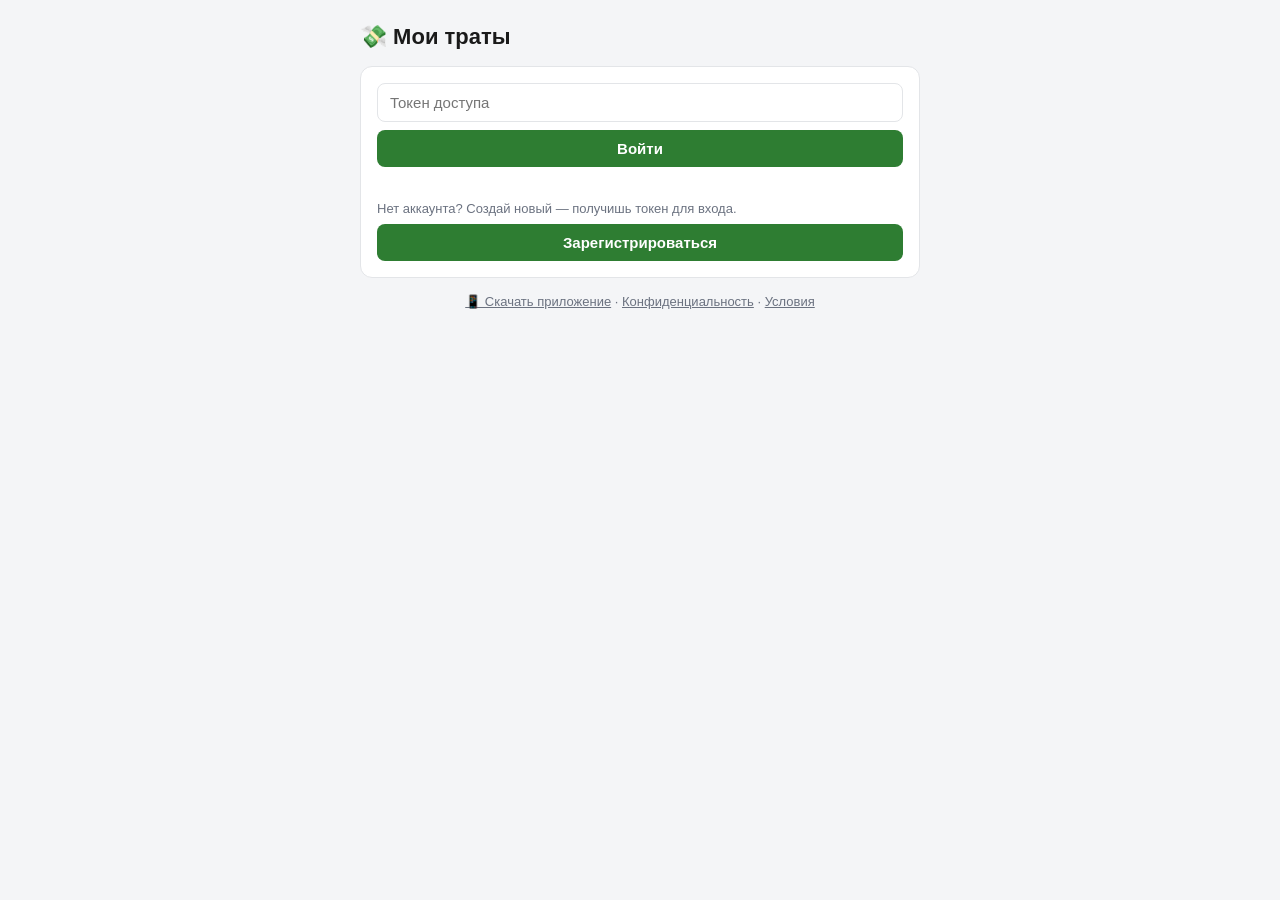
<file: backend/src/main/resources/static/index.html>
<!DOCTYPE html>
<html lang="ru">
<head>
    <meta charset="UTF-8">
    <meta name="viewport" content="width=device-width, initial-scale=1.0">
    <title>Мои траты</title>
    <style>
        :root {
            --bg: #f4f5f7;
            --card: #ffffff;
            --text: #1a1a1a;
            --muted: #6b7280;
            --accent: #2e7d32;
            --border: #e3e5e8;
            --danger: #c0392b;
        }
        @media (prefers-color-scheme: dark) {
            :root {
                --bg: #16181c; --card: #22262c; --text: #e8eaed;
                --muted: #9aa0a6; --border: #333840;
            }
        }
        * { box-sizing: border-box; }
        body {
            margin: 0; padding: 16px; background: var(--bg); color: var(--text);
            font-family: -apple-system, Segoe UI, Roboto, Arial, sans-serif;
            display: flex; justify-content: center;
        }
        .wrap { width: 100%; max-width: 560px; }
        h1 { font-size: 22px; margin: 8px 0 16px; }
        .card {
            background: var(--card); border: 1px solid var(--border);
            border-radius: 12px; padding: 16px; margin-bottom: 16px;
        }
        form { display: flex; flex-wrap: wrap; gap: 8px; }
        input {
            padding: 10px 12px; border: 1px solid var(--border); border-radius: 8px;
            background: transparent; color: var(--text); font-size: 15px;
        }
        #category { flex: 1 1 160px; }
        #amount { width: 110px; }
        #note { flex: 1 1 100%; }
        #tag { flex: 1 1 100%; }
        #token { flex: 1 1 100%; }
        #tagFilter {
            padding: 6px 10px; border: 1px solid var(--border); border-radius: 8px;
            background: transparent; color: var(--text); font-size: 13px; flex: 1;
        }
        button {
            padding: 10px 16px; border: none; border-radius: 8px; cursor: pointer;
            background: var(--accent); color: #fff; font-size: 15px; font-weight: 600;
        }
        button:disabled { opacity: .6; cursor: default; }
        #addBtn, #loginBtn { flex: 1 1 100%; }
        .hint { color: var(--muted); font-size: 13px; margin-top: 8px; }
        .topbar { display: flex; align-items: center; justify-content: space-between; }
        .linkbtn {
            background: transparent; color: var(--muted); font-weight: 400;
            font-size: 13px; padding: 4px 8px;
        }
        .periods { display: flex; gap: 8px; margin-bottom: 16px; flex-wrap: wrap; }
        .periods button {
            flex: 1; background: var(--card); color: var(--text);
            border: 1px solid var(--border); font-weight: 500; padding: 8px 10px;
        }
        .periods button.active { background: var(--accent); color: #fff; border-color: var(--accent); }
        .total { font-size: 15px; color: var(--muted); margin: 4px 2px 12px; }
        .total b { color: var(--text); font-size: 18px; }
        .bd-title { font-weight: 600; margin-bottom: 8px; }
        .bd-row { padding: 8px 2px; }
        .bd-head { display: flex; justify-content: space-between; font-size: 15px; margin-bottom: 4px; gap: 8px; }
        .bd-head span:last-child { color: var(--muted); white-space: nowrap; }
        .bd-bar { height: 6px; border-radius: 3px; background: var(--border); overflow: hidden; }
        .bd-bar > div { height: 100%; background: var(--accent); }
        .donut { width: 170px; height: 170px; border-radius: 50%; margin: 8px auto 16px; position: relative; }
        .donut-hole {
            position: absolute; inset: 34px; border-radius: 50%; background: var(--card);
            display: flex; align-items: center; justify-content: center;
        }
        .donut-hole span { font-weight: 600; font-size: 15px; }
        .dot { display: inline-block; width: 11px; height: 11px; border-radius: 3px; margin-right: 8px; vertical-align: middle; }
        .row {
            display: flex; align-items: center; gap: 12px;
            padding: 12px 4px; border-bottom: 1px solid var(--border);
        }
        .row:last-child { border-bottom: none; }
        .row .info { flex: 1; min-width: 0; }
        .row .cat { font-size: 16px; }
        .row .date { font-size: 12px; color: var(--muted); margin-top: 2px; }
        .row .amt { font-size: 16px; font-weight: 600; white-space: nowrap; }
        .del {
            background: transparent; color: var(--danger); font-size: 18px;
            padding: 4px 8px; font-weight: 400;
        }
        .edit {
            background: transparent; color: var(--muted); font-size: 16px;
            padding: 4px 8px; font-weight: 400;
        }
        .empty { color: var(--muted); text-align: center; padding: 24px 0; }
        .error { color: var(--danger); margin: 8px 2px; min-height: 18px; }
        .who { color: var(--muted); font-size: 13px; margin-top: 2px; }
        /* График «по времени»: одна серия столбиков одного акцентного цвета. */
        .trend-bars { display: flex; align-items: flex-end; gap: 2px; height: 120px; margin-top: 8px; }
        .tbar { flex: 1; height: 100%; display: flex; align-items: flex-end; }
        .tbar-fill { width: 100%; background: var(--accent); border-radius: 3px 3px 0 0; }
        .trend-labels { display: flex; gap: 2px; margin-top: 4px; }
        .trend-labels span {
            flex: 1; text-align: center; font-size: 11px; color: var(--muted);
            white-space: nowrap; overflow: hidden;
        }
        .hidden { display: none; }
        .footer-links { text-align: center; color: var(--muted); font-size: 13px; margin: 8px 0 24px; }
        .footer-links a { color: var(--muted); }
        /* Подсказка при наведении на сектор кольцевой диаграммы — следует за курсором. */
        .donut-tip {
            position: fixed; pointer-events: none; z-index: 10;
            background: var(--card); border: 1px solid var(--border); border-radius: 6px;
            padding: 4px 8px; font-size: 13px; box-shadow: 0 2px 6px rgba(0, 0, 0, .2);
        }
    </style>
</head>
<body>
<div class="wrap">
    <div class="topbar">
        <div>
            <h1>💸 Мои траты</h1>
            <div class="who hidden" id="who"></div>
        </div>
        <button id="logoutBtn" class="linkbtn hidden" type="button">Сменить токен</button>
    </div>

    <!-- Экран входа: показывается, пока не введён верный токен. -->
    <div class="card" id="loginCard">
        <form id="loginForm">
            <input id="token" type="password" placeholder="Токен доступа" required>
            <button id="loginBtn" type="submit">Войти</button>
        </form>
        <div class="error" id="loginError"></div>
        <div class="hint">Нет аккаунта? Создай новый — получишь токен для входа.</div>
        <button id="registerBtn" type="button" style="width:100%;margin-top:8px">Зарегистрироваться</button>
    </div>

    <!-- Основной интерфейс: показывается после входа. -->
    <div id="appArea" class="hidden">
        <div class="card">
            <form id="addForm">
                <input id="category" placeholder="Категория (напр. кофе)" required>
                <input id="amount" placeholder="Сумма" inputmode="decimal" required>
                <input id="note" placeholder="Заметка (необязательно)">
                <input id="tag" placeholder="Тег (необязательно, напр. поездка)">
                <button id="addBtn" type="submit">Добавить трату</button>
            </form>
            <div class="error" id="error"></div>
        </div>

        <div class="card" id="budget"></div>

        <!-- Фильтр по тегу: пустой — без фильтра, иначе список запрашивается заново
             через GET /api/expenses?tag=... (см. load()). -->
        <div style="display:flex; gap:8px; margin: 0 2px 12px;">
            <input id="tagFilter" placeholder="Фильтр по тегу">
        </div>

        <div class="periods" id="periods">
            <button type="button" data-period="today">Сегодня</button>
            <button type="button" data-period="week">Неделя</button>
            <button type="button" data-period="month" class="active">Месяц</button>
            <button type="button" data-period="all">Всё</button>
        </div>

        <div class="total" id="total"></div>

        <div style="text-align:right;margin:-6px 2px 12px">
            <button id="csvBtn" class="linkbtn" type="button">⭳ Скачать CSV</button>
        </div>

        <div class="card hidden" id="breakdown"></div>

        <div class="card hidden" id="trend"></div>

        <div class="card" id="list">
            <div class="empty">Загрузка…</div>
        </div>
    </div>

    <!-- Подвал: ссылки на информационные страницы (статика рядом, см. legal.css).
         Виден всегда — и на экране входа, и после него. -->
    <div class="footer-links">
        <a href="./install.html">📱 Скачать приложение</a> ·
        <a href="./privacy.html">Конфиденциальность</a> ·
        <a href="./terms.html">Условия</a>
    </div>
</div>

<!-- Подсказка над сектором donut-диаграммы при наведении мышью (JS двигает и заполняет её). -->
<div class="donut-tip hidden" id="donutTip"></div>

<script>
    const API = '/api/expenses';
    const errorEl = document.getElementById('error');
    const listEl = document.getElementById('list');
    const totalEl = document.getElementById('total');
    const breakdownEl = document.getElementById('breakdown');
    const loginCard = document.getElementById('loginCard');
    const appArea = document.getElementById('appArea');
    const loginError = document.getElementById('loginError');

    let allData = [];            // ВСЯ история трат с сервера, без фильтра по периоду/тегу
    let currentPeriod = 'month'; // выбранный период: today | week | month | all
    let budgetValue = null;      // месячный бюджет (null — не задан)
    let tagFilter = '';          // текущий фильтр по тегу (пусто — без фильтра); только для
                                  // списка/аналитики, бюджет считается по allData напрямую

    // --- Токен доступа хранится в localStorage этого браузера ---
    function getToken() { return localStorage.getItem('apiToken') || ''; }
    function setToken(t) {
        if (t) localStorage.setItem('apiToken', t);
        else localStorage.removeItem('apiToken');
    }

    function showLogin(msg) {
        loginError.textContent = msg || '';
        loginCard.classList.remove('hidden');
        appArea.classList.add('hidden');
        document.getElementById('logoutBtn').classList.add('hidden');
        document.getElementById('who').classList.add('hidden');
    }
    function showApp() {
        loginCard.classList.add('hidden');
        appArea.classList.remove('hidden');
        document.getElementById('logoutBtn').classList.remove('hidden');
        loadMe(); // подтянуть имя вошедшего пользователя в шапку
    }

    // Узнать имя текущего пользователя (/api/me) и показать его под заголовком.
    async function loadMe() {
        const el = document.getElementById('who');
        try {
            const res = await apiFetch('/api/me');
            if (!res.ok) { el.classList.add('hidden'); return; }
            const me = await res.json();
            el.textContent = 'Вошёл как: ' + me.name;
            el.classList.remove('hidden');
        } catch (e) {
            el.classList.add('hidden'); // 401 обработает apiFetch (покажет вход)
        }
    }

    // Обёртка над fetch: добавляет токен в заголовок и обрабатывает 401 (неверный токен).
    async function apiFetch(path, opts = {}) {
        const headers = Object.assign({}, opts.headers || {}, {
            'Authorization': 'Bearer ' + getToken(),
        });
        const res = await fetch(path, Object.assign({}, opts, { headers }));
        if (res.status === 401) {
            setToken('');
            showLogin('Неверный токен. Введите правильный.');
            throw new Error('Не авторизовано (401)');
        }
        return res;
    }

    function money(v) { return Number.isInteger(v) ? String(v) : String(v); }

    // Категориальная палитра (референс dataviz-гайда): 8 оттенков в фиксированном порядке под
    // светлую/тёмную тему; цвет закреплён за категорией. Остальное («прочее», «без категории») — серый.
    const CAT_ORDER = ['еда', 'транспорт', 'дом', 'развлечения', 'здоровье', 'одежда', 'связь', 'подарки'];
    const CAT_HUES_LIGHT = ['#2a78d6', '#008300', '#e87ba4', '#eda100', '#1baf7a', '#eb6834', '#4a3aa7', '#e34948'];
    const CAT_HUES_DARK = ['#3987e5', '#008300', '#d55181', '#c98500', '#199e70', '#d95926', '#9085e9', '#e66767'];
    function catColor(group) {
        const dark = window.matchMedia('(prefers-color-scheme: dark)').matches;
        const i = CAT_ORDER.indexOf(group);
        if (i >= 0) return (dark ? CAT_HUES_DARK : CAT_HUES_LIGHT)[i];
        return dark ? '#6b7280' : '#9aa0a6';
    }

    function fmtDate(iso) {
        const d = new Date(iso);
        if (isNaN(d)) return iso.slice(0, 16);
        const p = (n) => String(n).padStart(2, '0');
        return `${p(d.getDate())}.${p(d.getMonth() + 1)} ${p(d.getHours())}:${p(d.getMinutes())}`;
    }

    // Начало сегодняшнего дня (00:00) — от него отсчитываем периоды.
    function startOfToday() { const d = new Date(); d.setHours(0, 0, 0, 0); return d; }

    // Попадает ли трата в выбранный период. Неделя = последние 7 дней, месяц = последние 30 дней.
    function inPeriod(iso) {
        if (currentPeriod === 'all') return true;
        const d = new Date(iso);
        if (isNaN(d)) return true;
        const today0 = startOfToday();
        if (currentPeriod === 'today') return d >= today0;
        const start = new Date(today0);
        start.setDate(start.getDate() - (currentPeriod === 'week' ? 6 : 29));
        return d >= start;
    }

    // Совпадает ли трата с текущим фильтром по тегу. Пусто — фильтр не задан, проходит всё.
    // Без учёта регистра — так же, как на сервере GET /api/expenses?tag= (ExpenseRepository.all).
    function matchesTagFilter(e) {
        if (!tagFilter) return true;
        return (e.tag || '').toLowerCase() === tagFilter.toLowerCase();
    }

    async function load() {
        errorEl.textContent = '';
        try {
            // Всегда грузим ПОЛНУЮ историю (без tag в запросе) — фильтр по тегу применяется
            // на клиенте, в applyView(), точно так же, как период. Если бы вместо этого мы
            // запрашивали GET /api/expenses?tag=... и клали результат прямо в allData, карточка
            // "Бюджет на месяц" (она читает allData напрямую, без tag-фильтра) считала бы
            // "потрачено за месяц" только по тратам с этим тегом — вводя в заблуждение
            // (кажется, что бюджет почти не тронут, хотя реально потрачено намного больше).
            const res = await apiFetch(API);
            if (!res.ok) throw new Error('HTTP ' + res.status);
            const data = await res.json();
            data.sort((a, b) => b.createdAt.localeCompare(a.createdAt));
            allData = data;
            const bRes = await apiFetch('/api/budget');
            budgetValue = bRes.ok ? (await bRes.json()).monthlyBudget : null;
            renderBudget();
            applyView();
        } catch (e) {
            if (e.message.includes('401')) return;
            listEl.innerHTML = '<div class="empty">Не удалось загрузить траты</div>';
            errorEl.textContent = 'Ошибка сети: ' + e.message;
        }
    }

    // Пересчитать и перерисовать всё под выбранный период И тег (не бюджет — см. load()).
    function applyView() {
        const data = allData.filter((e) => inPeriod(e.createdAt) && matchesTagFilter(e));
        renderTotal(data);
        renderBreakdown(data);
        renderTrend(data);
        renderList(data);
    }

    // Относится ли трата к текущему календарному месяцу (для бюджета).
    function inCurrentMonth(iso) {
        const d = new Date(iso);
        if (isNaN(d)) return false;
        const now = new Date();
        return d.getFullYear() === now.getFullYear() && d.getMonth() === now.getMonth();
    }

    // Карточка бюджета: сколько потрачено за календарный месяц против лимита.
    function renderBudget() {
        const el = document.getElementById('budget');
        const spent = allData.filter((e) => inCurrentMonth(e.createdAt)).reduce((s, e) => s + e.amount, 0);
        if (budgetValue == null) {
            el.innerHTML = `<div class="topbar"><span class="bd-title">Бюджет на месяц</span>
                <button class="linkbtn" id="setBudget">Задать</button></div>
                <div class="hint">Не задан. Нажми «Задать», чтобы установить лимит.</div>`;
        } else {
            const left = budgetValue - spent;
            const over = left < 0;
            const pct = budgetValue > 0 ? Math.min(100, Math.round(spent / budgetValue * 100)) : 0;
            const barColor = over ? 'var(--danger)' : 'var(--accent)';
            const leftText = over ? 'Перерасход: ' + money(-left) + ' ₽' : 'Осталось: ' + money(left) + ' ₽';
            el.innerHTML = `<div class="topbar"><span class="bd-title">Бюджет на месяц</span>
                <button class="linkbtn" id="setBudget">Изменить</button></div>
                <div>Потрачено ${money(spent)} из ${money(budgetValue)} ₽</div>
                <div class="bd-bar" style="margin:8px 0"><div style="width:${pct}%;background:${barColor}"></div></div>
                <div style="color:${over ? 'var(--danger)' : 'var(--muted)'}">${leftText}</div>`;
        }
        document.getElementById('setBudget').addEventListener('click', editBudget);
    }

    async function editBudget() {
        const cur = budgetValue == null ? '' : String(budgetValue);
        const input = prompt('Бюджет на месяц (₽). Оставь пустым, чтобы убрать бюджет:', cur);
        if (input === null) return; // нажали "Отмена"
        const v = input.trim() === '' ? null : parseFloat(input.replace(',', '.'));
        try {
            await apiFetch('/api/budget', {
                method: 'PUT',
                headers: { 'Content-Type': 'application/json' },
                body: JSON.stringify({ monthlyBudget: (v && v > 0) ? v : null }),
            });
            load();
        } catch (e) {
            if (!e.message.includes('401')) errorEl.textContent = 'Не удалось сохранить бюджет: ' + e.message;
        }
    }

    function renderTotal(data) {
        const sum = data.reduce((s, e) => s + e.amount, 0);
        totalEl.innerHTML = `Всего за период: <b>${money(sum)} ₽</b> · ${data.length} трат`;
    }

    // Разбивка по обобщённым категориям (от ИИ): кольцевая диаграмма + легенда.
    function renderBreakdown(data) {
        if (data.length === 0) { breakdownEl.classList.add('hidden'); return; }
        breakdownEl.classList.remove('hidden');
        const total = data.reduce((s, e) => s + e.amount, 0);
        const map = {};
        data.forEach((e) => {
            const g = e.categoryGroup || 'без категории';
            map[g] = (map[g] || 0) + e.amount;
        });
        // Все группы (их не больше ~10), по убыванию — чтобы доли складывались в целое кольцо.
        const groups = Object.entries(map).sort((a, b) => b[1] - a[1]);

        // Кольцо через conic-gradient: доли идут подряд.
        let acc = 0;
        const stops = groups.map(([g, sum]) => {
            const from = total > 0 ? acc / total * 100 : 0;
            acc += sum;
            const to = total > 0 ? acc / total * 100 : 0;
            return `${catColor(g)} ${from}% ${to}%`;
        }).join(', ');

        // Легенда: цветной маркер + название + сумма и доля.
        const legend = groups.map(([g, sum]) => {
            const pct = total > 0 ? Math.round(sum / total * 100) : 0;
            return `<div class="bd-row"><div class="bd-head">
                <span><span class="dot" style="background:${catColor(g)}"></span>${escapeHtml(g)}</span>
                <span>${money(sum)} ₽ · ${pct}%</span></div></div>`;
        }).join('');

        breakdownEl.innerHTML = `<div class="topbar"><span class="bd-title">По категориям</span>
            <button class="linkbtn" id="reclassifyBtn" title="Определить категории через ИИ">↻ ИИ</button></div>
            <div class="donut" id="donut" style="background: conic-gradient(${stops})">
                <div class="donut-hole"><span>${money(total)} ₽</span></div>
            </div>
            ${legend}`;
        document.getElementById('reclassifyBtn').addEventListener('click', reclassify);
        attachDonutHover(groups, total);
    }

    // Наведение на кольцевую диаграмму: conic-gradient рисует секторы одной заливкой без
    // отдельных DOM-элементов, поэтому обычный title на каждый сектор не повесить — считаем
    // угол курсора от центра вручную и сравниваем с границами долей (те же проценты, что
    // ушли в conic-gradient). conic-gradient идёт по часовой стрелке от 12 часов — так же
    // считаем и угол наведения.
    function attachDonutHover(groups, total) {
        const donutEl = document.getElementById('donut');
        const tip = document.getElementById('donutTip');
        let acc = 0;
        const sectors = groups.map(([g, sum]) => {
            const from = total > 0 ? acc / total * 360 : 0;
            acc += sum;
            const to = total > 0 ? acc / total * 360 : 0;
            return { group: g, sum, from, to };
        });
        // Сложение долей по очереди (acc) не всегда бит-в-бит совпадает с total, посчитанным
        // отдельно (сложение чисел с плавающей точкой не ассоциативно) — последняя граница
        // могла оказаться чуть меньше 360° (например, 359.99999999999994). На шве в 12 часов
        // это давало то пропадающую, то мигающую подсказку. Последняя граница всегда должна
        // замыкать круг ровно на 360°.
        if (sectors.length > 0) sectors[sectors.length - 1].to = 360;

        donutEl.addEventListener('mousemove', (ev) => {
            const rect = donutEl.getBoundingClientRect();
            const scale = rect.width / 170; // диаграмма всегда 170px, но на всякий случай пересчитываем
            const dx = ev.clientX - (rect.left + rect.width / 2);
            const dy = ev.clientY - (rect.top + rect.height / 2);
            const dist = Math.hypot(dx, dy);
            const holeR = 51 * scale; // радиус дырки (inset 34px от радиуса 85px)
            const outerR = rect.width / 2;
            if (dist < holeR || dist > outerR) { tip.classList.add('hidden'); return; }

            let deg = Math.atan2(dx, -dy) * 180 / Math.PI; // 0° = 12 часов, по часовой стрелке
            if (deg < 0) deg += 360;
            const hit = sectors.find((s) => deg >= s.from && deg < s.to);
            if (!hit) { tip.classList.add('hidden'); return; }

            const pct = total > 0 ? Math.round(hit.sum / total * 100) : 0;
            tip.textContent = `${hit.group}: ${money(hit.sum)} ₽ · ${pct}%`;
            tip.style.left = (ev.clientX + 12) + 'px';
            tip.style.top = (ev.clientY + 12) + 'px';
            tip.classList.remove('hidden');
        });
        donutEl.addEventListener('mouseleave', () => tip.classList.add('hidden'));
    }

    // Скачать все траты в CSV. Токен нужен в заголовке, поэтому качаем через fetch и сохраняем
    // как файл через временную ссылку (обычный <a href> заголовок Authorization не отправит).
    async function downloadCsv() {
        try {
            const res = await apiFetch('/api/expenses.csv');
            if (!res.ok) throw new Error('HTTP ' + res.status);
            const blob = await res.blob();
            const url = URL.createObjectURL(blob);
            const a = document.createElement('a');
            a.href = url;
            a.download = 'expenses.csv';
            document.body.appendChild(a);
            a.click();
            a.remove();
            URL.revokeObjectURL(url);
        } catch (e) {
            if (!e.message.includes('401')) errorEl.textContent = 'Не удалось скачать CSV: ' + e.message;
        }
    }

    // Попросить сервер проставить категории тратам, у которых их ещё нет (через ИИ).
    async function reclassify() {
        try {
            const res = await apiFetch('/api/reclassify', { method: 'POST' });
            const r = res.ok ? await res.json() : { pending: 0 };
            errorEl.textContent = `ИИ обрабатывает ${r.pending} трат без категории… обновлю через несколько секунд.`;
            setTimeout(load, 5000);
        } catch (e) {
            if (!e.message.includes('401')) errorEl.textContent = 'Не удалось запустить: ' + e.message;
        }
    }

    // Разбить траты периода на столбики по времени: неделя/месяц — по дням, «Всё» — по месяцам.
    // «Сегодня» — один день, тренда нет → пустой список (график скрыт).
    function buildTrend(data) {
        if (currentPeriod === 'today') return [];
        const dated = data
            .map((e) => ({ d: new Date(e.createdAt), amt: e.amount }))
            .filter((x) => !isNaN(x.d));
        if (dated.length === 0) return [];
        const today0 = startOfToday();

        if (currentPeriod === 'all') {
            // По календарным месяцам, от первого месяца с тратами до текущего.
            const map = {};
            let min = dated[0].d;
            dated.forEach((x) => {
                if (x.d < min) min = x.d;
                const key = x.d.getFullYear() + '-' + x.d.getMonth();
                map[key] = (map[key] || 0) + x.amt;
            });
            const bars = [];
            let y = min.getFullYear(), m = min.getMonth();
            const endY = today0.getFullYear(), endM = today0.getMonth();
            while (y < endY || (y === endY && m <= endM)) {
                const label = String(m + 1).padStart(2, '0') + '.' + String(y % 100).padStart(2, '0');
                bars.push({ label, amount: map[y + '-' + m] || 0 });
                m++; if (m > 11) { m = 0; y++; }
            }
            return bars;
        }

        // Неделя/месяц — непрерывный ряд последних 7 или 30 дней (пустые дни = 0).
        const days = currentPeriod === 'week' ? 7 : 30;
        const start = new Date(today0);
        start.setDate(start.getDate() - (days - 1));
        const map = {};
        dated.forEach((x) => {
            const day = new Date(x.d); day.setHours(0, 0, 0, 0);
            if (day >= start) map[day.getTime()] = (map[day.getTime()] || 0) + x.amt;
        });
        const bars = [];
        for (let i = 0; i < days; i++) {
            const day = new Date(start);
            day.setDate(day.getDate() + i);
            bars.push({ label: String(day.getDate()), amount: map[day.getTime()] || 0 });
        }
        return bars;
    }

    // График трат по времени: столбики (одна серия, один акцентный цвет; заголовок называет серию).
    function renderTrend(data) {
        const el = document.getElementById('trend');
        const bars = buildTrend(data);
        if (bars.length === 0) { el.classList.add('hidden'); return; }
        el.classList.remove('hidden');
        const max = Math.max.apply(null, bars.map((b) => b.amount).concat([1]));
        const peak = bars.reduce((a, b) => (b.amount > a.amount ? b : a), bars[0]);
        const step = Math.max(1, Math.ceil(bars.length / 8)); // подписи не для каждого столбика

        const barsHtml = bars.map((b) => {
            const h = Math.round(b.amount / max * 100);
            return `<div class="tbar" title="${escapeHtml(b.label)}: ${money(b.amount)} ₽">
                <div class="tbar-fill" style="height:${h}%"></div></div>`;
        }).join('');
        const labelsHtml = bars.map((b, i) =>
            `<span>${i % step === 0 ? escapeHtml(b.label) : ''}</span>`).join('');
        const peakText = peak && peak.amount > 0
            ? `Пик: ${money(peak.amount)} ₽ (${escapeHtml(peak.label)})` : '';

        el.innerHTML = `<div class="bd-title">По времени</div>
            <div class="hint" style="margin-top:0">${peakText}</div>
            <div class="trend-bars">${barsHtml}</div>
            <div class="trend-labels">${labelsHtml}</div>`;
    }

    function renderList(data) {
        if (data.length === 0) {
            listEl.innerHTML = '<div class="empty">За этот период трат нет.</div>';
            return;
        }
        listEl.innerHTML = data.map((e) => `
            <div class="row">
                <div class="info">
                    <div class="cat">${escapeHtml(e.category)}</div>
                    <div class="date">${fmtDate(e.createdAt)}${e.categoryGroup ? ' · ' + escapeHtml(e.categoryGroup) : ''}${e.tag ? ' · #' + escapeHtml(e.tag) : ''}${e.note ? ' · ' + escapeHtml(e.note) : ''}</div>
                </div>
                <div class="amt">${money(e.amount)} ₽</div>
                <button class="edit" title="Изменить" data-id="${e.id}">✎</button>
                <button class="del" title="Удалить" data-id="${e.id}">✕</button>
            </div>
        `).join('');

        listEl.querySelectorAll('.del').forEach((btn) => {
            btn.addEventListener('click', () => del(btn.dataset.id));
        });
        listEl.querySelectorAll('.edit').forEach((btn) => {
            btn.addEventListener('click', () => editExpense(btn.dataset.id));
        });
    }

    // Правка траты: спрашиваем новую категорию и сумму, шлём PUT (категорию ИИ пересчитываем).
    async function editExpense(id) {
        const e = allData.find((x) => x.id === id);
        if (!e) return;
        const category = prompt('Категория:', e.category);
        if (category === null) return;
        const amountStr = prompt('Сумма:', String(e.amount));
        if (amountStr === null) return;
        const amount = parseFloat(amountStr.replace(',', '.'));
        if (!category.trim() || isNaN(amount) || amount <= 0) {
            errorEl.textContent = 'Введите категорию и сумму больше нуля';
            return;
        }
        const tagInput = prompt('Тег (пусто — без тега):', e.tag || '');
        if (tagInput === null) return;
        try {
            const res = await apiFetch(`${API}/${id}`, {
                method: 'PUT',
                headers: { 'Content-Type': 'application/json' },
                body: JSON.stringify({
                    amount, category: category.trim(), note: e.note, categoryGroup: null,
                    tag: tagInput.trim() || null,
                }),
            });
            if (!res.ok) throw new Error('HTTP ' + res.status);
            load();
        } catch (err) {
            if (!err.message.includes('401')) errorEl.textContent = 'Не удалось изменить: ' + err.message;
        }
    }

    // Свой id для новой траты — если запрос уйдёт, но ответ потеряется (обрыв связи), повторный
    // клик "Добавить" отправит тот же id, и сервер не создаст вторую запись (см. NewExpense.id).
    function newId() {
        if (window.crypto && crypto.randomUUID) return crypto.randomUUID();
        // Запасной вариант для очень старых браузеров без crypto.randomUUID.
        return 'xxxxxxxx-xxxx-4xxx-yxxx-xxxxxxxxxxxx'.replace(/[xy]/g, (c) => {
            const r = Math.random() * 16 | 0;
            const v = c === 'x' ? r : (r & 0x3 | 0x8);
            return v.toString(16);
        });
    }

    function escapeHtml(s) {
        const div = document.createElement('div');
        div.textContent = s;
        return div.innerHTML;
    }

    async function del(id) {
        try {
            const res = await apiFetch(`${API}/${id}`, { method: 'DELETE' });
            if (!res.ok && res.status !== 204) throw new Error('HTTP ' + res.status);
            load();
        } catch (e) {
            if (!e.message.includes('401')) errorEl.textContent = 'Не удалось удалить: ' + e.message;
        }
    }

    // --- Обработчики ---
    // Фильтр по тегу — чисто клиентский (applyView() пересчитывает уже загруженные allData),
    // сеть не трогаем, поэтому без debounce: пересчёт списка мгновенный на любой раскладке.
    document.getElementById('tagFilter').addEventListener('input', (ev) => {
        tagFilter = ev.target.value.trim();
        applyView();
    });

    document.querySelectorAll('#periods button').forEach((btn) => {
        btn.addEventListener('click', () => {
            currentPeriod = btn.dataset.period;
            document.querySelectorAll('#periods button').forEach((b) => b.classList.toggle('active', b === btn));
            applyView();
        });
    });

    document.getElementById('loginForm').addEventListener('submit', (ev) => {
        ev.preventDefault();
        const t = document.getElementById('token').value.trim();
        if (!t) return;
        setToken(t);
        document.getElementById('token').value = '';
        showApp();
        load();
    });

    // Регистрация: спрашиваем имя, создаём аккаунт, сохраняем токен и входим.
    document.getElementById('registerBtn').addEventListener('click', async () => {
        const name = prompt('Ваше имя (для нового аккаунта):');
        if (name === null) return;
        try {
            const res = await fetch('/api/register', {
                method: 'POST',
                headers: { 'Content-Type': 'application/json' },
                body: JSON.stringify({ name: name.trim() || 'Пользователь' }),
            });
            if (!res.ok) throw new Error('HTTP ' + res.status);
            const data = await res.json();
            setToken(data.token);
            alert('Аккаунт создан! Твой токен (сохрани его — он нужен для входа в приложении и связи с ботом):\n\n' + data.token);
            showApp();
            load();
        } catch (e) {
            loginError.textContent = 'Не удалось зарегистрироваться: ' + e.message;
        }
    });

    document.getElementById('logoutBtn').addEventListener('click', () => {
        setToken('');
        showLogin();
    });

    document.getElementById('csvBtn').addEventListener('click', downloadCsv);

    document.getElementById('addForm').addEventListener('submit', async (ev) => {
        ev.preventDefault();
        errorEl.textContent = '';
        const category = document.getElementById('category').value.trim();
        const amountRaw = document.getElementById('amount').value.replace(',', '.');
        const noteRaw = document.getElementById('note').value.trim();
        const tagRaw = document.getElementById('tag').value.trim();
        const amount = parseFloat(amountRaw);
        if (!category || isNaN(amount) || amount <= 0) {
            errorEl.textContent = 'Введите категорию и сумму больше нуля';
            return;
        }
        const btn = document.getElementById('addBtn');
        btn.disabled = true;
        try {
            const res = await apiFetch(API, {
                method: 'POST',
                headers: { 'Content-Type': 'application/json' },
                body: JSON.stringify({ amount, category, note: noteRaw || null, tag: tagRaw || null, id: newId() }),
            });
            if (!res.ok) throw new Error('HTTP ' + res.status);
            document.getElementById('category').value = '';
            document.getElementById('amount').value = '';
            document.getElementById('note').value = '';
            document.getElementById('tag').value = '';
            load();
        } catch (e) {
            if (!e.message.includes('401')) errorEl.textContent = 'Не удалось добавить: ' + e.message;
        } finally {
            btn.disabled = false;
        }
    });

    // При открытии: если токен уже сохранён — показываем приложение, иначе — вход.
    if (getToken()) {
        showApp();
        load();
    } else {
        showLogin();
    }
</script>
</body>
</html>
</file>
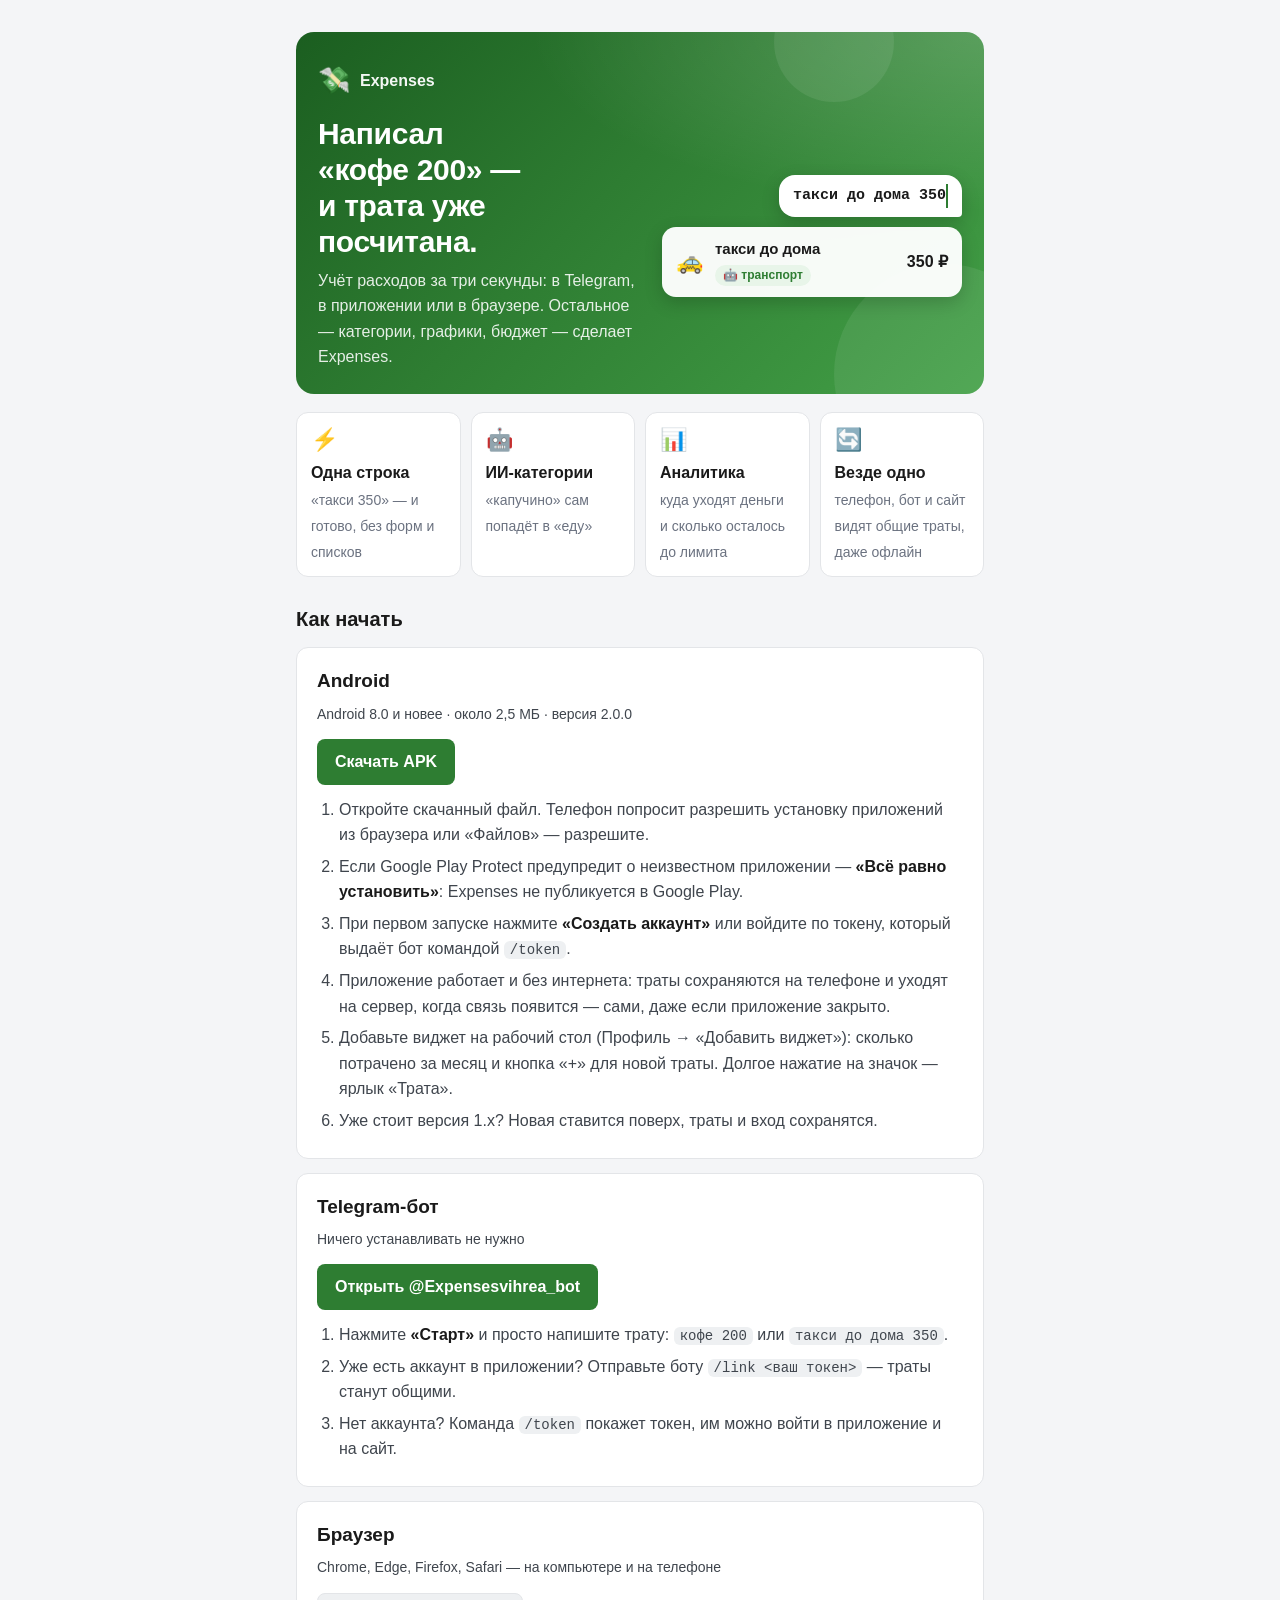
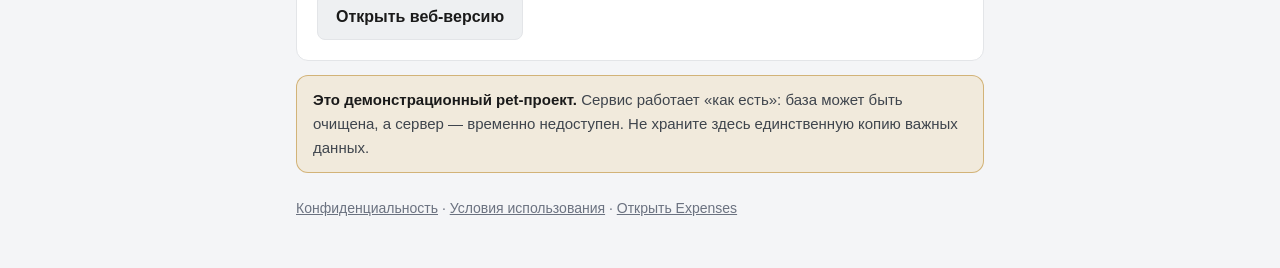
<file: backend/src/main/resources/static/install.html>
<!DOCTYPE html>
<html lang="ru">
<head>
<meta charset="UTF-8">
<meta name="viewport" content="width=device-width, initial-scale=1">
<title>Установить Expenses</title>
<!-- Страница «как начать пользоваться»: ссылка на APK, Telegram-бот и веб-версия.
     Файл APK лежит НЕ в бэкенде, а в папке downloads на сервере — его отдаёт Caddy
     по адресу /download/Expenses.apk (см. deploy/server/Caddyfile). Имя файла
     постоянное, поэтому ссылку не надо править при каждой новой сборке; атрибут
     download задаёт имя с версией, чтобы в «Загрузках» не копились «Expenses (1).apk». -->
<link rel="stylesheet" href="./legal.css">
<style>
  /*
   * «Витрина» вверху страницы: слоган + мини-демо быстрого ввода.
   * Демо — чистый CSS (без JavaScript): строка «такси до дома 350» «печатается»
   * (ширина растёт по шагам steps()), затем появляется карточка траты с категорией от ИИ.
   * Цикл анимации — 8 секунд, бесконечно. Для тех, у кого в системе включено
   * «уменьшить движение» (prefers-reduced-motion), анимации отключены — сразу итог.
   */
  .hero {
    position: relative; overflow: hidden; border-radius: 18px; padding: 28px 22px 24px;
    margin-bottom: 18px; color: #fff;
    background:
      radial-gradient(120% 90% at 100% 0%, rgba(255,255,255,.18) 0%, transparent 55%),
      linear-gradient(135deg, #1b5e20 0%, #2e7d32 45%, #43a047 100%);
  }
  /* Декоративные «монетки» на фоне — полупрозрачные круги. */
  .hero::before, .hero::after {
    content: ""; position: absolute; border-radius: 50%; background: rgba(255,255,255,.08);
  }
  .hero::before { width: 220px; height: 220px; right: -70px; bottom: -90px; }
  .hero::after { width: 120px; height: 120px; right: 90px; top: -50px; }
  .hero > * { position: relative; }
  /* На широком экране — две колонки: текст слева, демо справа. На телефоне — друг под другом. */
  .hero-grid { display: grid; gap: 22px; align-items: center; }
  @media (min-width: 640px) {
    .hero-grid { grid-template-columns: 1fr 300px; }
  }
  @media (max-width: 420px) {
    .hero h1 { font-size: 25px; }
  }
  .hero .brand { display: flex; align-items: center; gap: 10px; font-weight: 700; opacity: .95; }
  .hero .brand span { font-size: 26px; }
  .hero h1 { font-size: 30px; line-height: 1.2; margin: 14px 0 8px; letter-spacing: -.01em; }
  .hero .sub { margin: 0; color: rgba(255,255,255,.88); max-width: 520px; }

  .demo { display: grid; gap: 10px; width: 100%; max-width: 340px; justify-self: center; }
  .bubble {
    justify-self: end; background: #fff; color: #1a1a1a; border-radius: 16px 16px 4px 16px;
    padding: 9px 14px; font-weight: 600; box-shadow: 0 6px 18px rgba(0,0,0,.18);
    font-family: ui-monospace, "Cascadia Mono", Consolas, monospace; font-size: 15px;
  }
  .bubble .typed {
    display: inline-block; overflow: hidden; white-space: nowrap; vertical-align: bottom;
    width: 17ch; border-right: 2px solid #2e7d32;
    box-sizing: content-box; /* рамка-курсор не съедает ширину текста (иначе обрезается «0») */
    animation: typing 8s steps(17) infinite, caret .8s step-end infinite;
  }
  .result {
    display: flex; align-items: center; gap: 12px; background: rgba(255,255,255,.96);
    color: #1a1a1a; border-radius: 14px; padding: 10px 14px; box-shadow: 0 6px 18px rgba(0,0,0,.18);
    animation: pop 8s ease-out infinite;
  }
  .result .ico { font-size: 22px; }
  .result .what { flex: 1; min-width: 0; }
  .result .what b { display: block; font-size: 15px; }
  .chip {
    display: inline-block; margin-top: 2px; font-size: 12px; font-weight: 600; color: #2e7d32;
    background: #e8f5e9; border-radius: 999px; padding: 1px 8px;
  }
  .result .sum { font-weight: 700; white-space: nowrap; }

  @keyframes typing {
    0%, 6% { width: 0; }
    32%, 100% { width: 17ch; }
  }
  @keyframes caret { 50% { border-color: transparent; } }
  @keyframes pop {
    0%, 36% { opacity: 0; transform: translateY(8px) scale(.97); }
    44%, 92% { opacity: 1; transform: none; }
    100% { opacity: 0; transform: translateY(-4px); }
  }
  @media (prefers-reduced-motion: reduce) {
    .bubble .typed, .result { animation: none; }
    .bubble .typed { border-right: none; }
  }

  /* Ряд «фишек» — коротко, что умеет приложение. */
  .features {
    display: grid; grid-template-columns: repeat(auto-fit, minmax(150px, 1fr)); gap: 10px;
    margin: 0 0 18px;
  }
  .feature {
    background: var(--card); border: 1px solid var(--border); border-radius: 12px; padding: 12px 14px;
  }
  .feature .f-ico { font-size: 22px; }
  .feature b { display: block; margin: 4px 0 2px; }
  .feature span { color: var(--muted); font-size: 14px; line-height: 1.4; }
  h2.section { font-size: 20px; margin: 26px 0 12px; }
</style>
</head>
<body>
<main>
  <section class="hero">
    <div class="brand"><span aria-hidden="true">💸</span> Expenses</div>
    <div class="hero-grid">
    <div>
    <!-- &nbsp; перед тире — чтобы тире не уезжало одно на новую строку. -->
    <h1>Написал «кофе&nbsp;200»&nbsp;—<br>и трата уже посчитана.</h1>
    <p class="sub">Учёт расходов за три секунды: в Telegram, в приложении или в браузере.
      Остальное — категории, графики, бюджет — сделает Expenses.</p>
    </div>
    <!-- Демо быстрого ввода. Для экранных читалок — понятная подпись вместо анимации. -->
    <div class="demo" role="img" aria-label="Пример: сообщение «такси до дома 350» превращается в трату 350 рублей в категории «транспорт»">
      <div class="bubble"><span class="typed">такси до дома 350</span></div>
      <div class="result">
        <span class="ico">🚕</span>
        <span class="what"><b>такси до дома</b><span class="chip">🤖 транспорт</span></span>
        <span class="sum">350 ₽</span>
      </div>
    </div>
    </div>
  </section>

  <div class="features">
    <div class="feature"><span class="f-ico">⚡</span><b>Одна строка</b><span>«такси 350» — и готово, без форм и списков</span></div>
    <div class="feature"><span class="f-ico">🤖</span><b>ИИ-категории</b><span>«капучино» сам попадёт в «еду»</span></div>
    <div class="feature"><span class="f-ico">📊</span><b>Аналитика</b><span>куда уходят деньги и сколько осталось до лимита</span></div>
    <div class="feature"><span class="f-ico">🔄</span><b>Везде одно</b><span>телефон, бот и сайт видят общие траты, даже офлайн</span></div>
  </div>

  <h2 class="section">Как начать</h2>

  <section class="card" id="android">
    <h2>Android</h2>
    <p class="meta">Android 8.0 и новее · около 2,5 МБ · версия 2.0.0</p>
    <a class="btn" href="./download/Expenses.apk" download="Expenses-2.0.0.apk">Скачать APK</a>
    <ol>
      <li>Откройте скачанный файл. Телефон попросит разрешить установку приложений из браузера
        или «Файлов» — разрешите.</li>
      <li>Если Google Play Protect предупредит о неизвестном приложении — <b>«Всё равно установить»</b>:
        Expenses не публикуется в Google Play.</li>
      <li>При первом запуске нажмите <b>«Создать аккаунт»</b> или войдите по токену, который выдаёт
        бот командой <code>/token</code>.</li>
      <li>Приложение работает и без интернета: траты сохраняются на телефоне и уходят на сервер,
        когда связь появится — сами, даже если приложение закрыто.</li>
      <li>Добавьте виджет на рабочий стол (Профиль → «Добавить виджет»): сколько потрачено
        за месяц и кнопка «+» для новой траты. Долгое нажатие на значок — ярлык «Трата».</li>
      <li>Уже стоит версия 1.x? Новая ставится поверх, траты и вход сохранятся.</li>
    </ol>
  </section>

  <section class="card" id="telegram">
    <h2>Telegram-бот</h2>
    <p class="meta">Ничего устанавливать не нужно</p>
    <a class="btn" href="https://t.me/Expensesvihrea_bot">Открыть @Expensesvihrea_bot</a>
    <ol>
      <li>Нажмите <b>«Старт»</b> и просто напишите трату: <code>кофе 200</code> или
        <code>такси до дома 350</code>.</li>
      <li>Уже есть аккаунт в приложении? Отправьте боту <code>/link &lt;ваш токен&gt;</code> —
        траты станут общими.</li>
      <li>Нет аккаунта? Команда <code>/token</code> покажет токен, им можно войти в приложение и на сайт.</li>
    </ol>
  </section>

  <section class="card" id="web">
    <h2>Браузер</h2>
    <p class="meta">Chrome, Edge, Firefox, Safari — на компьютере и на телефоне</p>
    <a class="btn secondary" href="./">Открыть веб-версию</a>
  </section>

  <div class="note">
    <b>Это демонстрационный pet-проект.</b> Сервис работает «как есть»: база может быть очищена,
    а сервер — временно недоступен. Не храните здесь единственную копию важных данных.
  </div>

  <footer>
    <a href="./privacy.html">Конфиденциальность</a> ·
    <a href="./terms.html">Условия использования</a> ·
    <a href="./">Открыть Expenses</a>
  </footer>
</main>
</body>
</html>
</file>
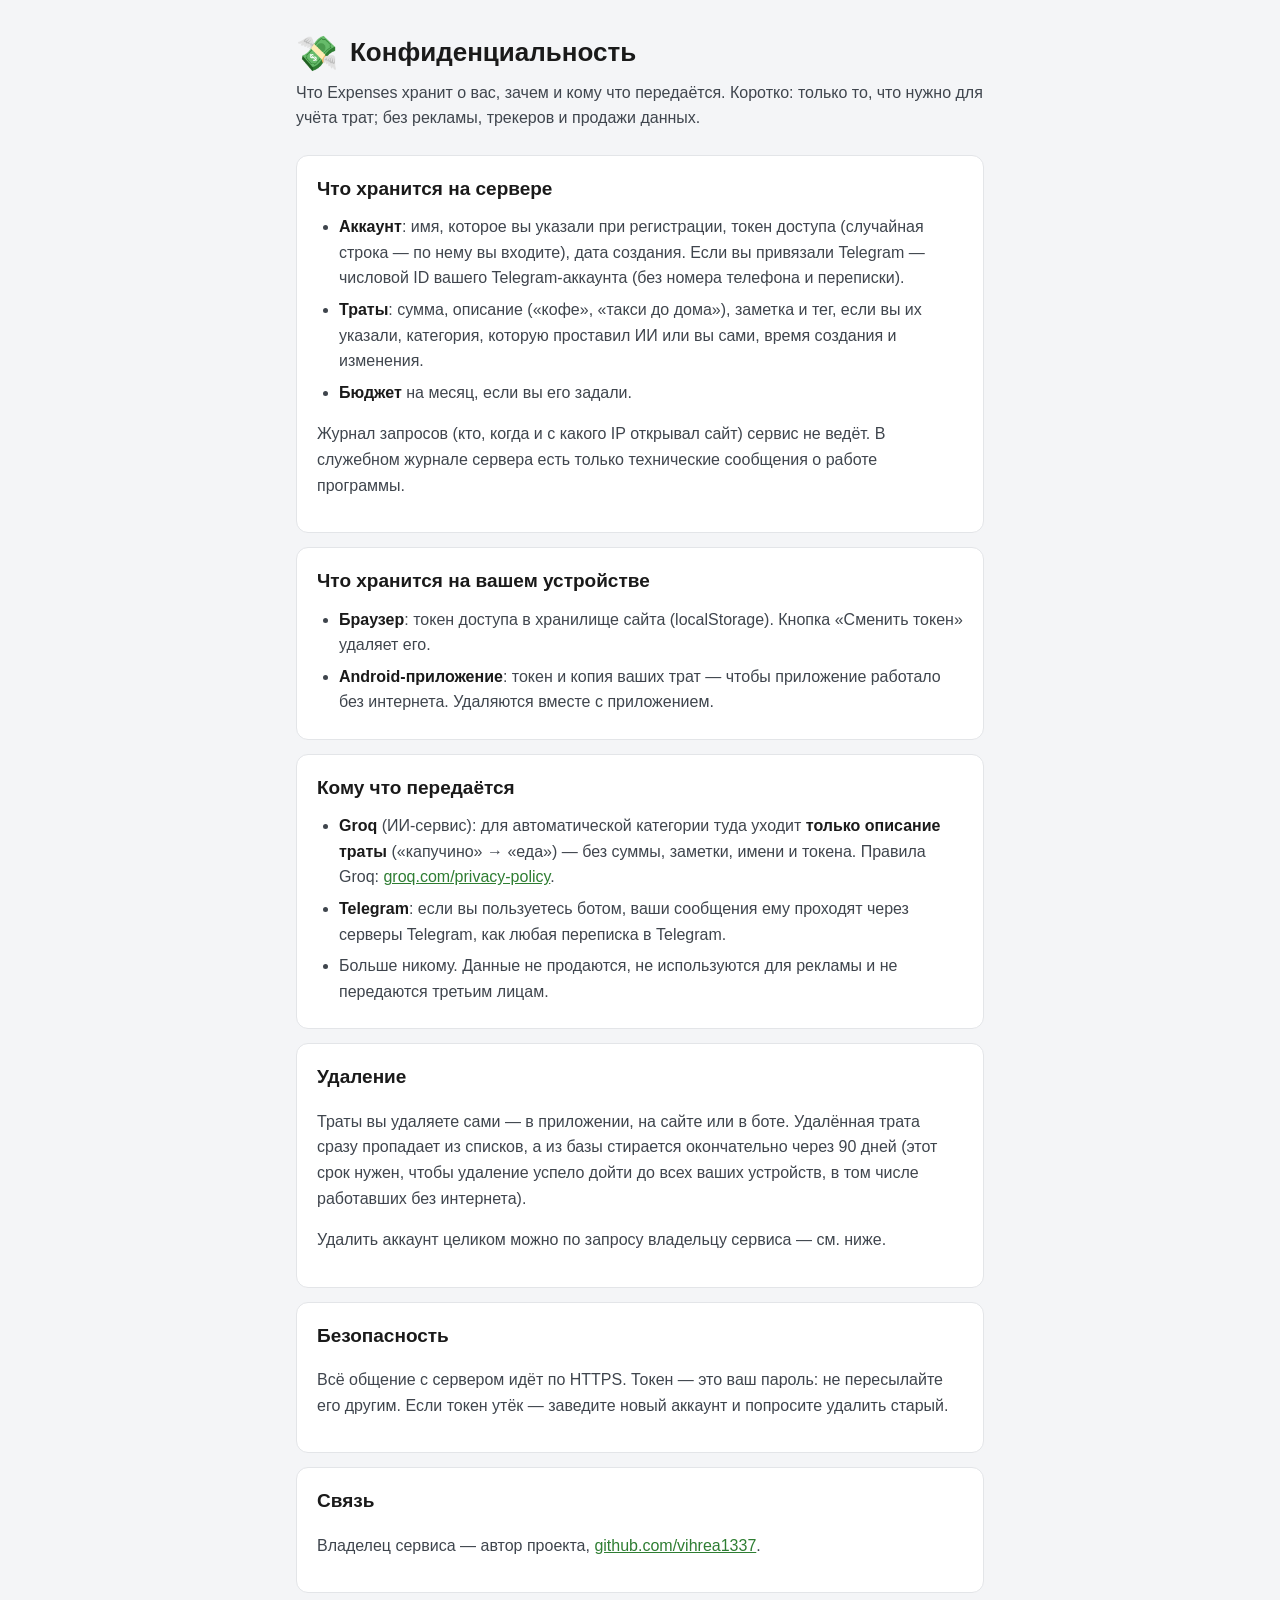
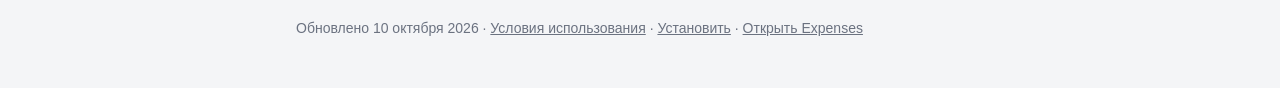
<file: backend/src/main/resources/static/privacy.html>
<!DOCTYPE html>
<html lang="ru">
<head>
<meta charset="UTF-8">
<meta name="viewport" content="width=device-width, initial-scale=1">
<title>Конфиденциальность — Expenses</title>
<!-- Политика конфиденциальности: что именно хранит сервер и кому что уходит.
     Пишется по фактическому коду — при изменении схемы БД (Users.kt, Expenses.kt,
     Settings.kt), классификатора (Classifier.kt) или чистки (TombstoneCleaner.kt)
     эту страницу нужно обновить. -->
<link rel="stylesheet" href="./legal.css">
</head>
<body>
<main>
  <header>
    <span class="logo" aria-hidden="true">💸</span>
    <h1>Конфиденциальность</h1>
  </header>
  <p class="lead">Что Expenses хранит о вас, зачем и кому что передаётся. Коротко: только то, что нужно
    для учёта трат; без рекламы, трекеров и продажи данных.</p>

  <section class="card">
    <h2>Что хранится на сервере</h2>
    <ul>
      <li><b>Аккаунт</b>: имя, которое вы указали при регистрации, токен доступа (случайная строка —
        по нему вы входите), дата создания. Если вы привязали Telegram — числовой ID вашего
        Telegram-аккаунта (без номера телефона и переписки).</li>
      <li><b>Траты</b>: сумма, описание («кофе», «такси до дома»), заметка и тег, если вы их указали,
        категория, которую проставил ИИ или вы сами, время создания и изменения.</li>
      <li><b>Бюджет</b> на месяц, если вы его задали.</li>
    </ul>
    <p>Журнал запросов (кто, когда и с какого IP открывал сайт) сервис не ведёт. В служебном журнале
      сервера есть только технические сообщения о работе программы.</p>
  </section>

  <section class="card">
    <h2>Что хранится на вашем устройстве</h2>
    <ul>
      <li><b>Браузер</b>: токен доступа в хранилище сайта (localStorage). Кнопка «Сменить токен»
        удаляет его.</li>
      <li><b>Android-приложение</b>: токен и копия ваших трат — чтобы приложение работало без интернета.
        Удаляются вместе с приложением.</li>
    </ul>
  </section>

  <section class="card">
    <h2>Кому что передаётся</h2>
    <ul>
      <li><b>Groq</b> (ИИ-сервис): для автоматической категории туда уходит <b>только описание траты</b>
        («капучино» → «еда») — без суммы, заметки, имени и токена.
        Правила Groq: <a href="https://groq.com/privacy-policy/">groq.com/privacy-policy</a>.</li>
      <li><b>Telegram</b>: если вы пользуетесь ботом, ваши сообщения ему проходят через серверы Telegram,
        как любая переписка в Telegram.</li>
      <li>Больше никому. Данные не продаются, не используются для рекламы и не передаются третьим лицам.</li>
    </ul>
  </section>

  <section class="card">
    <h2>Удаление</h2>
    <p>Траты вы удаляете сами — в приложении, на сайте или в боте. Удалённая трата сразу пропадает
      из списков, а из базы стирается окончательно через 90 дней (этот срок нужен, чтобы удаление
      успело дойти до всех ваших устройств, в том числе работавших без интернета).</p>
    <p>Удалить аккаунт целиком можно по запросу владельцу сервиса — см. ниже.</p>
  </section>

  <section class="card">
    <h2>Безопасность</h2>
    <p>Всё общение с сервером идёт по HTTPS. Токен — это ваш пароль: не пересылайте его другим.
      Если токен утёк — заведите новый аккаунт и попросите удалить старый.</p>
  </section>

  <section class="card">
    <h2>Связь</h2>
    <p>Владелец сервиса — автор проекта, <a href="https://github.com/vihrea1337">github.com/vihrea1337</a>.</p>
  </section>

  <footer>
    Обновлено 10 октября 2026 ·
    <a href="./terms.html">Условия использования</a> ·
    <a href="./install.html">Установить</a> ·
    <a href="./">Открыть Expenses</a>
  </footer>
</main>
</body>
</html>
</file>
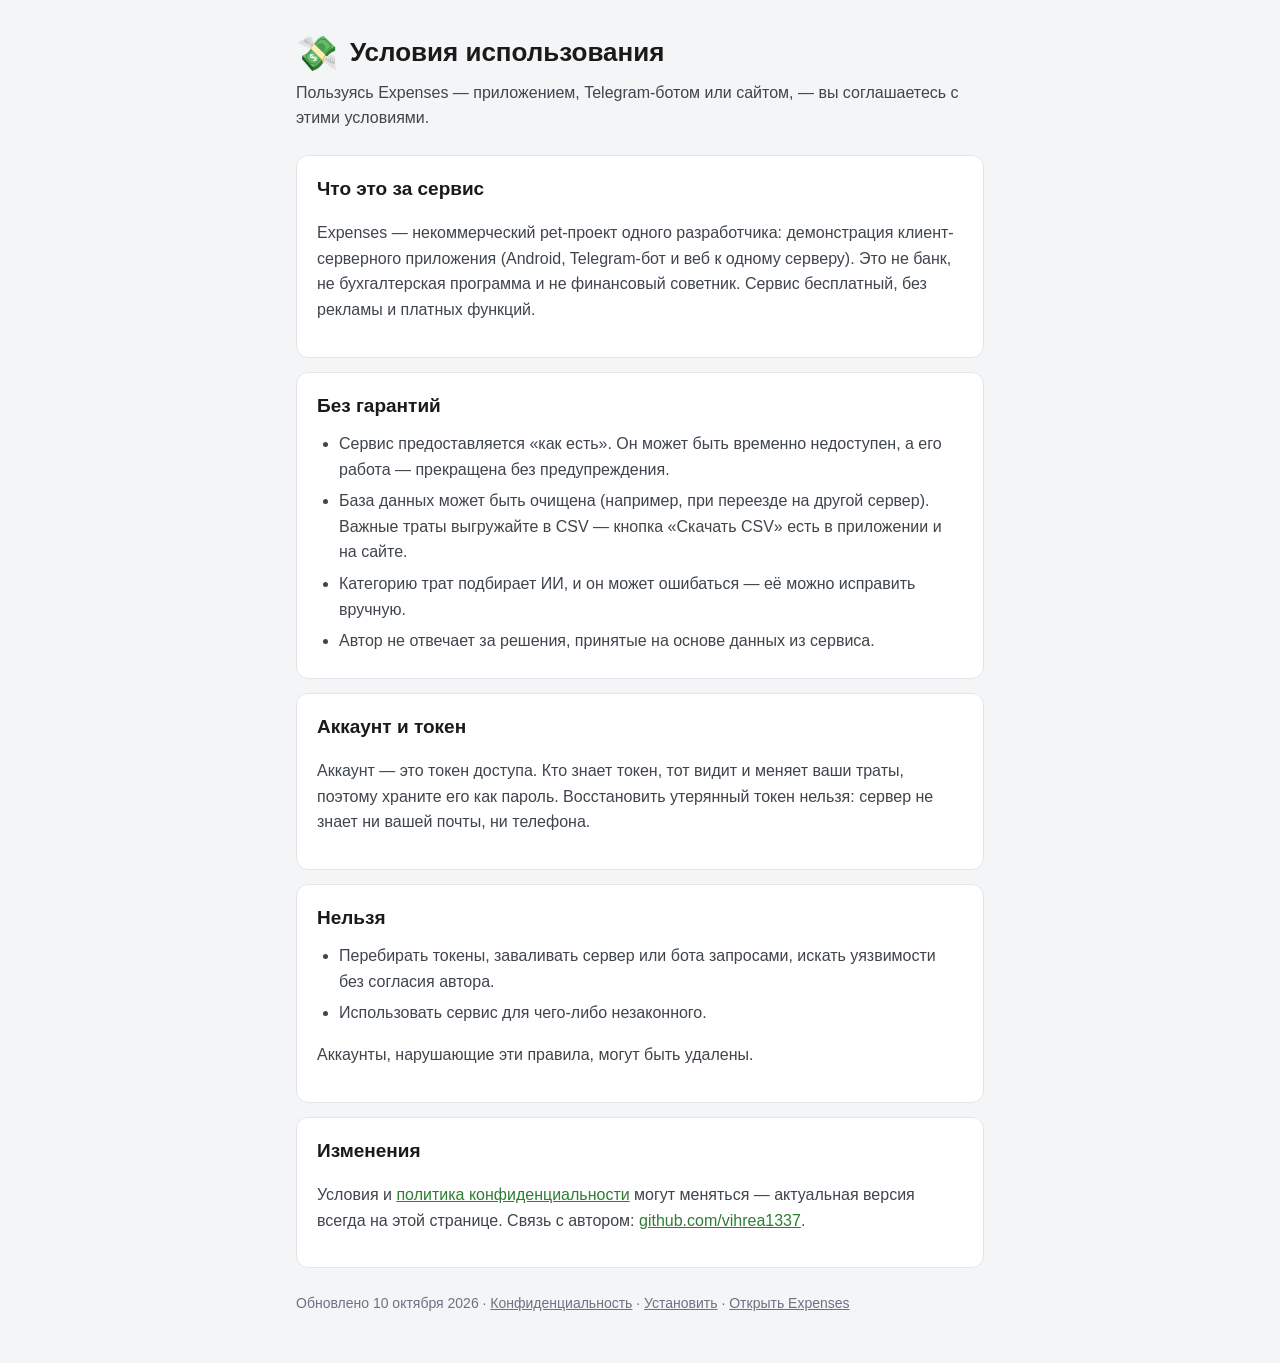
<file: backend/src/main/resources/static/terms.html>
<!DOCTYPE html>
<html lang="ru">
<head>
<meta charset="UTF-8">
<meta name="viewport" content="width=device-width, initial-scale=1">
<title>Условия использования — Expenses</title>
<!-- Условия использования: что это за сервис, какие гарантии (никаких) и что нельзя делать.
     Пользуясь сервисом, человек соглашается с этими условиями. -->
<link rel="stylesheet" href="./legal.css">
</head>
<body>
<main>
  <header>
    <span class="logo" aria-hidden="true">💸</span>
    <h1>Условия использования</h1>
  </header>
  <p class="lead">Пользуясь Expenses — приложением, Telegram-ботом или сайтом, — вы соглашаетесь
    с этими условиями.</p>

  <section class="card">
    <h2>Что это за сервис</h2>
    <p>Expenses — некоммерческий pet-проект одного разработчика: демонстрация клиент-серверного
      приложения (Android, Telegram-бот и веб к одному серверу). Это не банк, не бухгалтерская
      программа и не финансовый советник. Сервис бесплатный, без рекламы и платных функций.</p>
  </section>

  <section class="card">
    <h2>Без гарантий</h2>
    <ul>
      <li>Сервис предоставляется «как есть». Он может быть временно недоступен, а его работа —
        прекращена без предупреждения.</li>
      <li>База данных может быть очищена (например, при переезде на другой сервер).
        Важные траты выгружайте в CSV — кнопка «Скачать CSV» есть в приложении и на сайте.</li>
      <li>Категорию трат подбирает ИИ, и он может ошибаться — её можно исправить вручную.</li>
      <li>Автор не отвечает за решения, принятые на основе данных из сервиса.</li>
    </ul>
  </section>

  <section class="card">
    <h2>Аккаунт и токен</h2>
    <p>Аккаунт — это токен доступа. Кто знает токен, тот видит и меняет ваши траты, поэтому храните
      его как пароль. Восстановить утерянный токен нельзя: сервер не знает ни вашей почты,
      ни телефона.</p>
  </section>

  <section class="card">
    <h2>Нельзя</h2>
    <ul>
      <li>Перебирать токены, заваливать сервер или бота запросами, искать уязвимости без согласия
        автора.</li>
      <li>Использовать сервис для чего-либо незаконного.</li>
    </ul>
    <p>Аккаунты, нарушающие эти правила, могут быть удалены.</p>
  </section>

  <section class="card">
    <h2>Изменения</h2>
    <p>Условия и <a href="./privacy.html">политика конфиденциальности</a> могут меняться — актуальная
      версия всегда на этой странице. Связь с автором:
      <a href="https://github.com/vihrea1337">github.com/vihrea1337</a>.</p>
  </section>

  <footer>
    Обновлено 10 октября 2026 ·
    <a href="./privacy.html">Конфиденциальность</a> ·
    <a href="./install.html">Установить</a> ·
    <a href="./">Открыть Expenses</a>
  </footer>
</main>
</body>
</html>
</file>
<file: backend/src/main/resources/static/legal.css>
/*
 * Общий стиль «информационных» страниц: установка (install.html), конфиденциальность
 * (privacy.html), условия (terms.html). Цвета — те же, что у веб-приложения (index.html):
 * зелёный акцент, светлая тема по умолчанию и тёмная, если она включена в системе
 * (prefers-color-scheme — браузер сам сообщает, какая тема у пользователя).
 * Страницы — чистая статика без скриптов: открываются быстро и без входа в аккаунт.
 */
:root {
    --bg: #f4f5f7; --card: #ffffff; --card-2: #eef0f2; --border: #e3e5e8;
    --text: #1a1a1a; --text-2: #3f454d; --muted: #6b7280;
    --accent: #2e7d32; --accent-hover: #256628; --link: #2e7d32;
    --note-bg: rgba(224, 168, 60, .14); --note-border: rgba(180, 125, 20, .5);
}
@media (prefers-color-scheme: dark) {
    :root {
        --bg: #16181c; --card: #22262c; --card-2: #2b3037; --border: #333840;
        --text: #e8eaed; --text-2: #c3c8ce; --muted: #9aa0a6;
        --accent: #2e7d32; --accent-hover: #3a9a3f; --link: #6fcf73;
        --note-bg: rgba(224, 168, 60, .12); --note-border: rgba(224, 168, 60, .45);
    }
}
* { box-sizing: border-box; }
body {
    margin: 0; background: var(--bg); color: var(--text);
    font: 16px/1.6 -apple-system, "Segoe UI", Roboto, Arial, sans-serif;
}
main { max-width: 720px; margin: 0 auto; padding: 32px 16px 48px; }
header { display: flex; align-items: center; gap: 12px; margin-bottom: 4px; }
header .logo { font-size: 34px; line-height: 1; }
h1 { font-size: 26px; margin: 0; }
h2 { font-size: 19px; margin: 0 0 6px; }
.lead { color: var(--text-2); margin: 6px 0 24px; }
.card {
    background: var(--card); border: 1px solid var(--border); border-radius: 12px;
    padding: 18px 20px; margin-bottom: 14px;
}
.card p, .card li { color: var(--text-2); }
.card b { color: var(--text); }
.meta { color: var(--muted); font-size: 14px; margin: 0 0 12px; }
ul, ol { padding-left: 22px; margin: 10px 0 0; }
li { margin-bottom: 6px; }
a { color: var(--link); }
.btn {
    display: inline-block; background: var(--accent); color: #fff; border-radius: 8px;
    padding: 10px 18px; font-weight: 600; text-decoration: none; margin: 2px 8px 2px 0;
}
.btn:hover { background: var(--accent-hover); }
.btn.secondary { background: var(--card-2); color: var(--text); border: 1px solid var(--border); }
a:focus-visible { outline: 2px solid var(--accent); outline-offset: 2px; }
code { background: var(--card-2); border-radius: 6px; padding: 1px 6px; font-size: 14px; }
.note {
    background: var(--note-bg); border: 1px solid var(--note-border); border-radius: 12px;
    padding: 12px 16px; color: var(--text-2); margin-bottom: 14px; font-size: 15px;
}
.note b { color: var(--text); }
footer { color: var(--muted); font-size: 14px; margin-top: 24px; }
footer a { color: var(--muted); }
</file>
